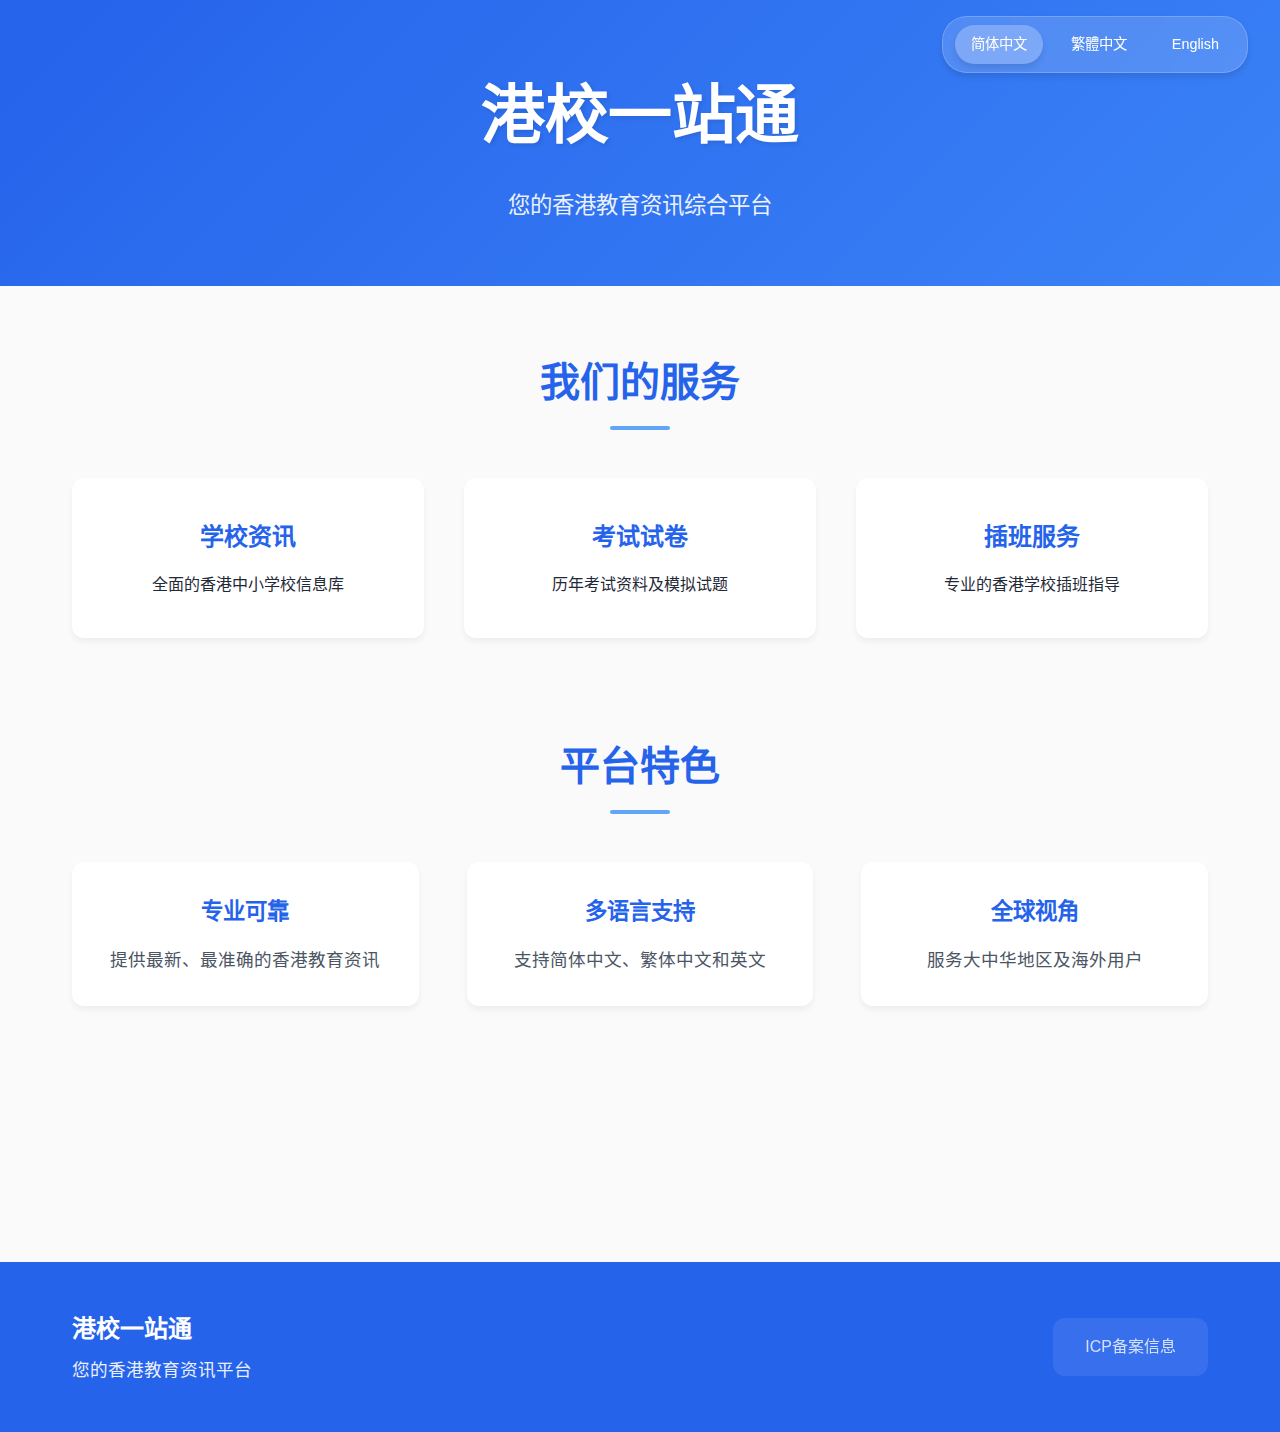
<file: index.html>
<!DOCTYPE html>
<html lang="zh-CN">
<head>
    <meta charset="UTF-8">
    <meta name="viewport" content="width=device-width, initial-scale=1.0">
    <title>港校一站通 - 您的香港教育资讯平台</title>
    <link rel="stylesheet" href="styles.css">
    <meta name="description" content="港校一站通 - 提供香港中小学学校资讯、考试试卷、插班服务的综合教育平台">
</head>
<body>
    <header>
        <nav class="language-switcher">
            <a href="/zh-CN" class="active">简体中文</a>
            <a href="/zh-HK">繁體中文</a>
            <a href="/en">English</a>
        </nav>
        <div class="header-content">
            <h1>港校一站通</h1>
            <p class="subtitle">您的香港教育资讯综合平台</p>
        </div>
    </header>

    <main>
        <section class="services">
            <h2>我们的服务</h2>
            <div class="service-grid">
                <div class="service-item">
                    <h3>学校资讯</h3>
                    <p>全面的香港中小学校信息库</p>
                </div>
                <div class="service-item">
                    <h3>考试试卷</h3>
                    <p>历年考试资料及模拟试题</p>
                </div>
                <div class="service-item">
                    <h3>插班服务</h3>
                    <p>专业的香港学校插班指导</p>
                </div>
            </div>
        </section>

        <section class="features">
            <h2>平台特色</h2>
            <div class="feature-list">
                <div class="feature">
                    <h3>专业可靠</h3>
                    <p>提供最新、最准确的香港教育资讯</p>
                </div>
                <div class="feature">
                    <h3>多语言支持</h3>
                    <p>支持简体中文、繁体中文和英文</p>
                </div>
                <div class="feature">
                    <h3>全球视角</h3>
                    <p>服务大中华地区及海外用户</p>
                </div>
            </div>
        </section>
    </main>

    <footer>
        <div class="footer-content">
            <div class="company-info">
                <p>港校一站通</p>
                <p>您的香港教育资讯平台</p>
            </div>
            <div class="icp-info">
                <p>ICP备案信息</p>
            </div>
        </div>
    </footer>
</body>
</html>
</file>
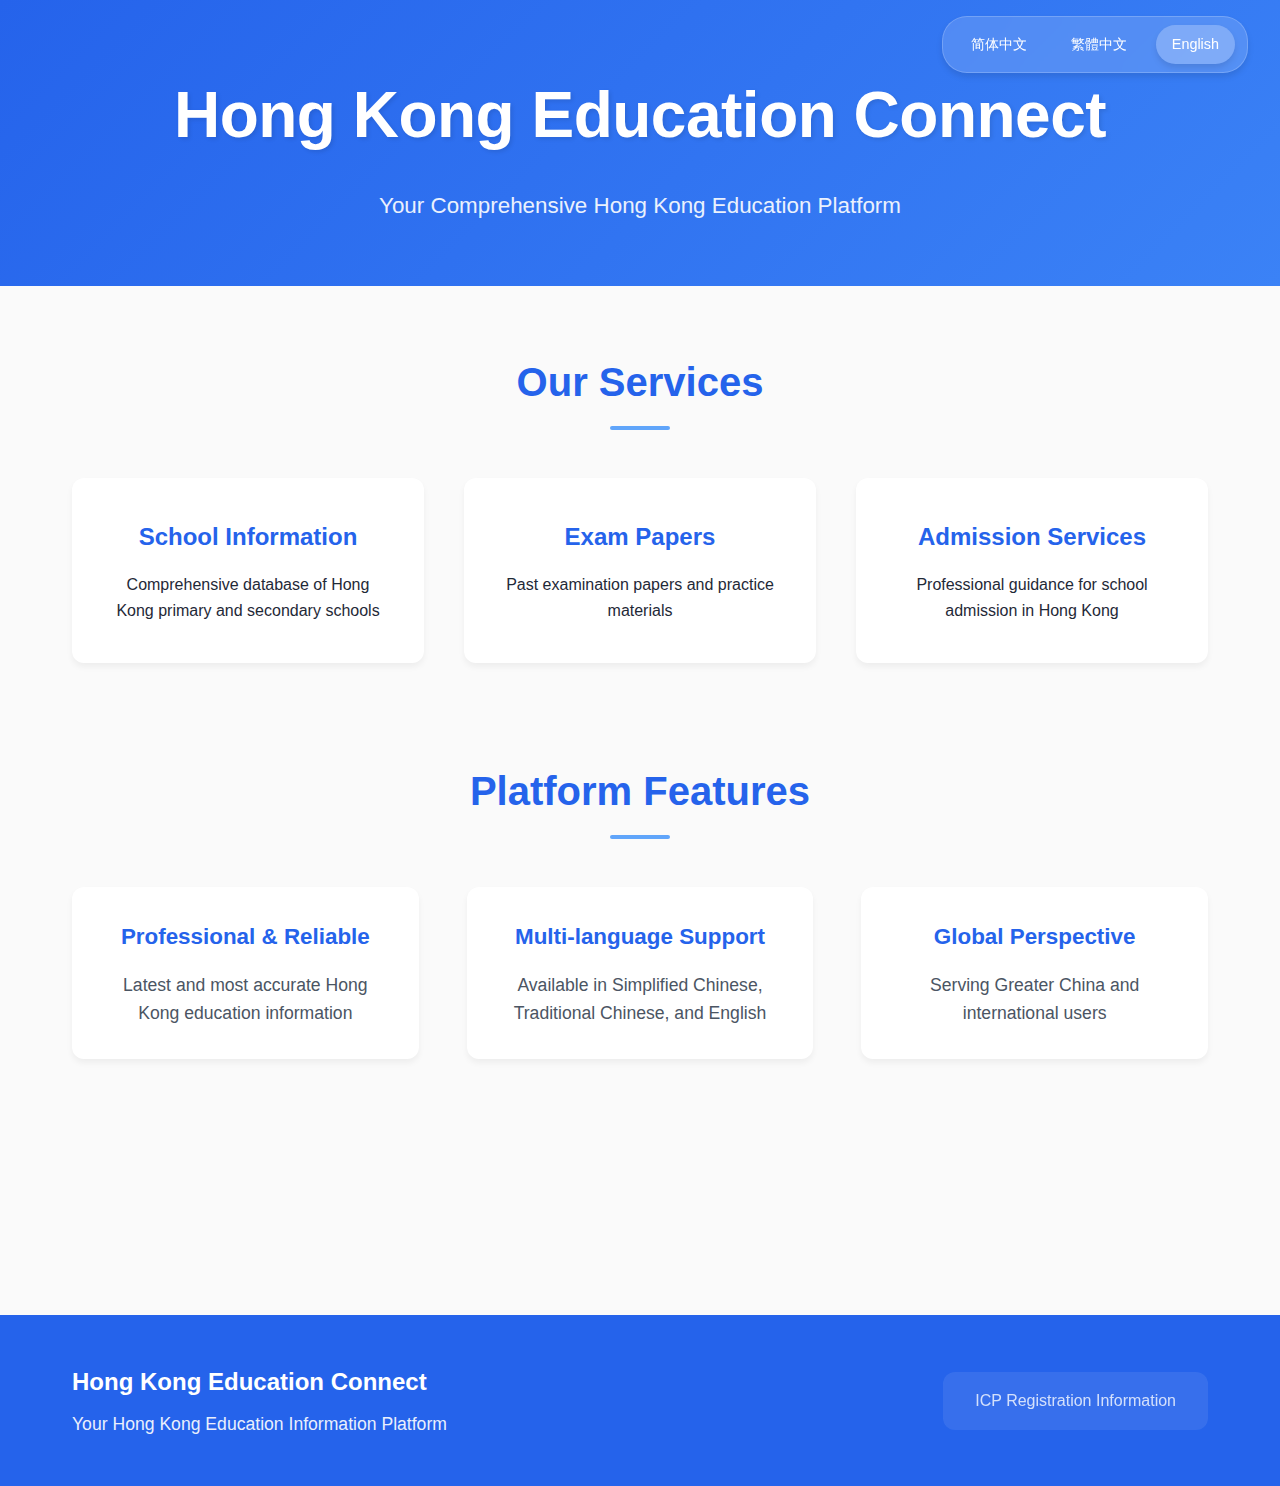
<file: en/index.html>
<!DOCTYPE html>
<html lang="en">
<head>
    <meta charset="UTF-8">
    <meta name="viewport" content="width=device-width, initial-scale=1.0">
    <title>Hong Kong Education Connect - Your Hong Kong Education Information Platform</title>
    <link rel="stylesheet" href="../styles.css">
    <meta name="description" content="Hong Kong Education Connect - Comprehensive platform for Hong Kong school information, exam papers, and admission services">
</head>
<body>
    <header>
        <nav class="language-switcher">
            <a href="../zh-CN">简体中文</a>
            <a href="../zh-HK">繁體中文</a>
            <a href="../en" class="active">English</a>
        </nav>
        <div class="header-content">
            <h1>Hong Kong Education Connect</h1>
            <p class="subtitle">Your Comprehensive Hong Kong Education Platform</p>
        </div>
    </header>

    <main>
        <section class="services">
            <h2>Our Services</h2>
            <div class="service-grid">
                <div class="service-item">
                    <h3>School Information</h3>
                    <p>Comprehensive database of Hong Kong primary and secondary schools</p>
                </div>
                <div class="service-item">
                    <h3>Exam Papers</h3>
                    <p>Past examination papers and practice materials</p>
                </div>
                <div class="service-item">
                    <h3>Admission Services</h3>
                    <p>Professional guidance for school admission in Hong Kong</p>
                </div>
            </div>
        </section>

        <section class="features">
            <h2>Platform Features</h2>
            <div class="feature-list">
                <div class="feature">
                    <h3>Professional & Reliable</h3>
                    <p>Latest and most accurate Hong Kong education information</p>
                </div>
                <div class="feature">
                    <h3>Multi-language Support</h3>
                    <p>Available in Simplified Chinese, Traditional Chinese, and English</p>
                </div>
                <div class="feature">
                    <h3>Global Perspective</h3>
                    <p>Serving Greater China and international users</p>
                </div>
            </div>
        </section>
    </main>

    <footer>
        <div class="footer-content">
            <div class="company-info">
                <p>Hong Kong Education Connect</p>
                <p>Your Hong Kong Education Information Platform</p>
            </div>
            <div class="icp-info">
                <p>ICP Registration Information</p>
            </div>
        </div>
    </footer>
</body>
</html>
</file>
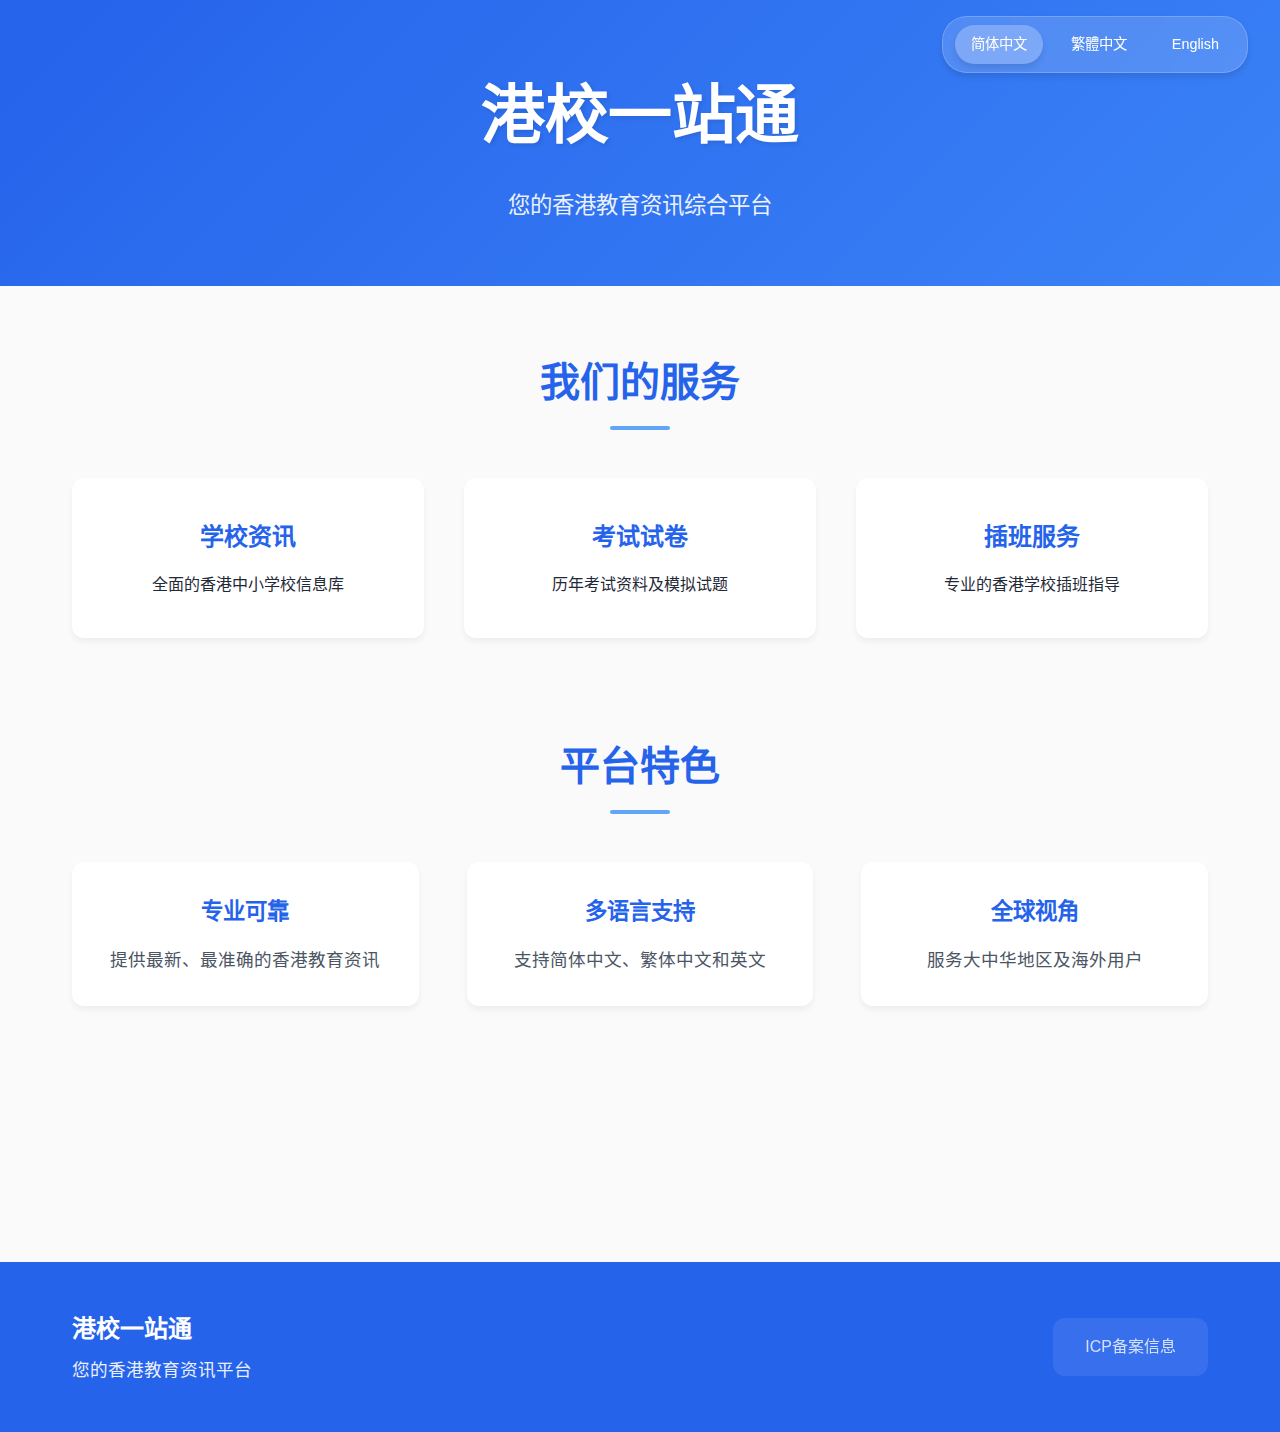
<file: zh-CN/index.html>
<!DOCTYPE html>
<html lang="zh-CN">
<head>
    <meta charset="UTF-8">
    <meta name="viewport" content="width=device-width, initial-scale=1.0">
    <title>港校一站通 - 您的香港教育资讯平台</title>
    <link rel="stylesheet" href="../styles.css">
    <meta name="description" content="港校一站通 - 提供香港中小学学校资讯、考试试卷、插班服务的综合教育平台">
</head>
<body>
    <header>
        <nav class="language-switcher">
            <a href="../zh-CN" class="active">简体中文</a>
            <a href="../zh-HK">繁體中文</a>
            <a href="../en">English</a>
        </nav>
        <div class="header-content">
            <h1>港校一站通</h1>
            <p class="subtitle">您的香港教育资讯综合平台</p>
        </div>
    </header>

    <main>
        <section class="services">
            <h2>我们的服务</h2>
            <div class="service-grid">
                <div class="service-item">
                    <h3>学校资讯</h3>
                    <p>全面的香港中小学校信息库</p>
                </div>
                <div class="service-item">
                    <h3>考试试卷</h3>
                    <p>历年考试资料及模拟试题</p>
                </div>
                <div class="service-item">
                    <h3>插班服务</h3>
                    <p>专业的香港学校插班指导</p>
                </div>
            </div>
        </section>

        <section class="features">
            <h2>平台特色</h2>
            <div class="feature-list">
                <div class="feature">
                    <h3>专业可靠</h3>
                    <p>提供最新、最准确的香港教育资讯</p>
                </div>
                <div class="feature">
                    <h3>多语言支持</h3>
                    <p>支持简体中文、繁体中文和英文</p>
                </div>
                <div class="feature">
                    <h3>全球视角</h3>
                    <p>服务大中华地区及海外用户</p>
                </div>
            </div>
        </section>
    </main>

    <footer>
        <div class="footer-content">
            <div class="company-info">
                <p>港校一站通</p>
                <p>您的香港教育资讯平台</p>
            </div>
            <div class="icp-info">
                <p>ICP备案信息</p>
            </div>
        </div>
    </footer>
</body>
</html>
</file>
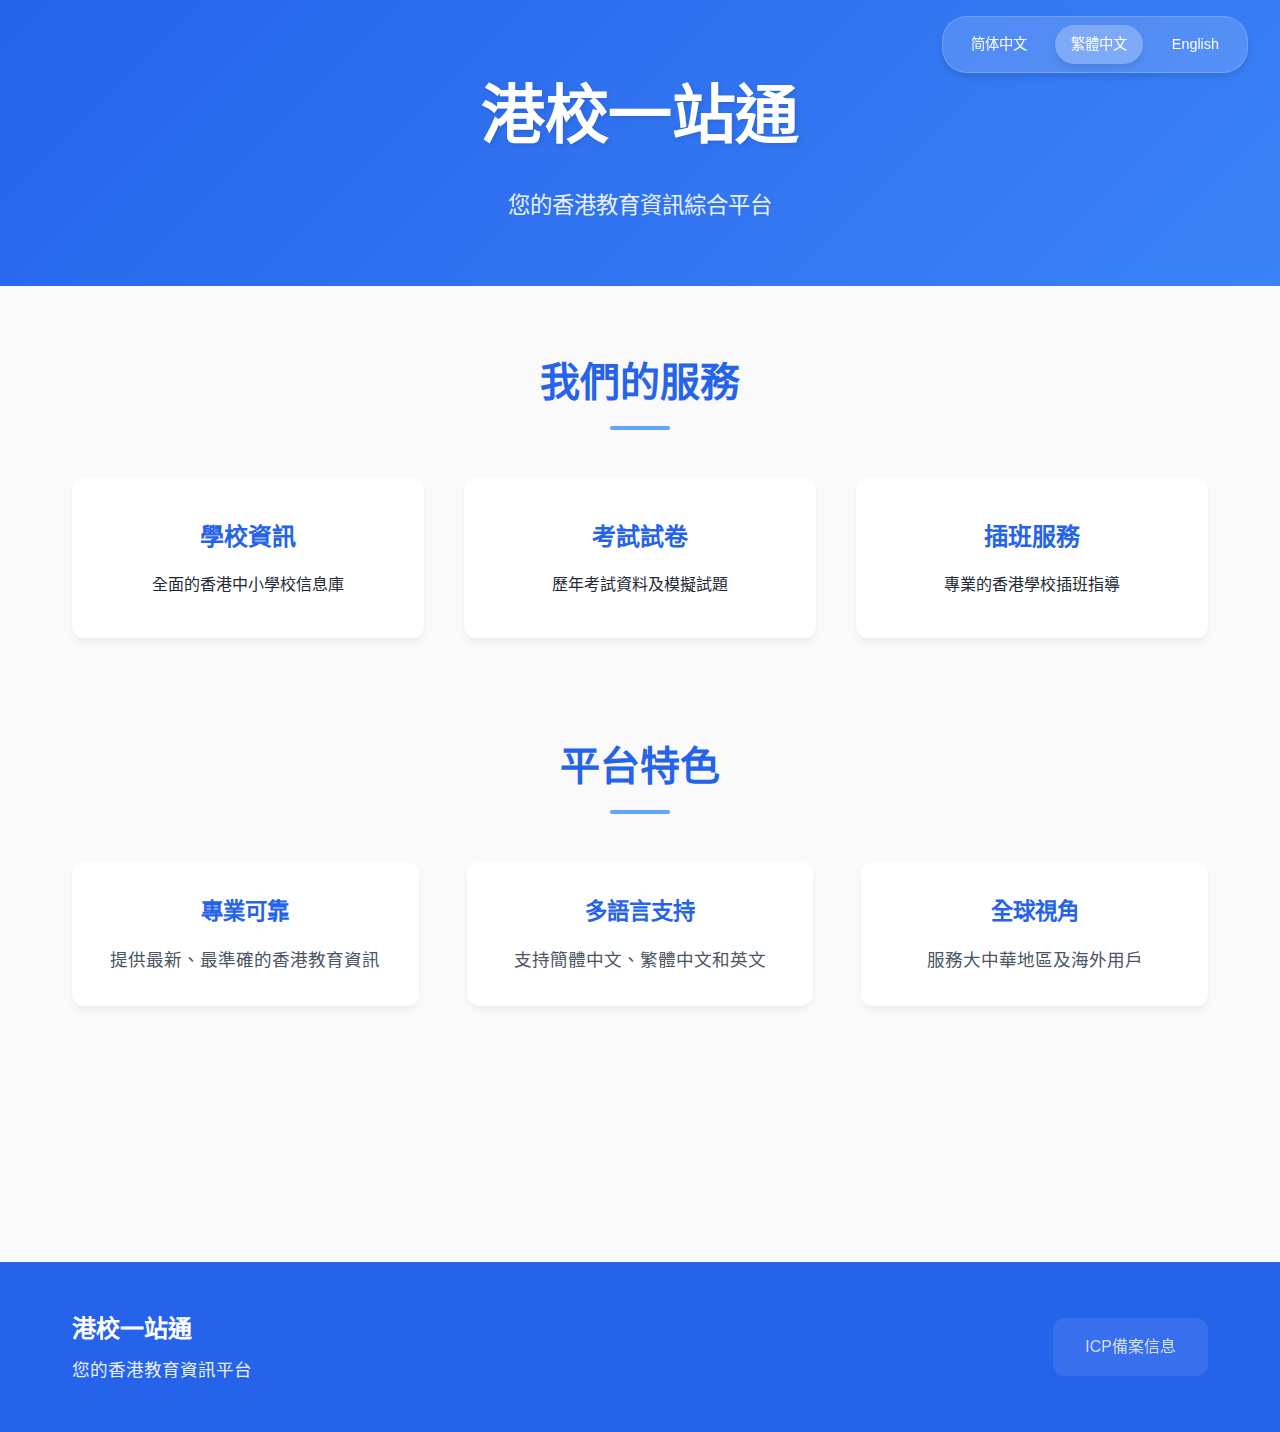
<file: zh-HK/index.html>
<!DOCTYPE html>
<html lang="zh-HK">
<head>
    <meta charset="UTF-8">
    <meta name="viewport" content="width=device-width, initial-scale=1.0">
    <title>港校一站通 - 您的香港教育資訊平台</title>
    <link rel="stylesheet" href="../styles.css">
    <meta name="description" content="港校一站通 - 提供香港中小學學校資訊、考試試卷、插班服務的綜合教育平台">
</head>
<body>
    <header>
        <div class="header-content">
            <h1>港校一站通</h1>
            <p class="subtitle">您的香港教育資訊綜合平台</p>
        </div>
        <nav class="language-switcher">
            <a href="../zh-CN">简体中文</a>
            <a href="../zh-HK" class="active">繁體中文</a>
            <a href="../en">English</a>
        </nav>
    </header>

    <main>
        <section class="services">
            <h2>我們的服務</h2>
            <div class="service-grid">
                <div class="service-item">
                    <h3>學校資訊</h3>
                    <p>全面的香港中小學校信息庫</p>
                </div>
                <div class="service-item">
                    <h3>考試試卷</h3>
                    <p>歷年考試資料及模擬試題</p>
                </div>
                <div class="service-item">
                    <h3>插班服務</h3>
                    <p>專業的香港學校插班指導</p>
                </div>
            </div>
        </section>

        <section class="features">
            <h2>平台特色</h2>
            <div class="feature-list">
                <div class="feature">
                    <h3>專業可靠</h3>
                    <p>提供最新、最準確的香港教育資訊</p>
                </div>
                <div class="feature">
                    <h3>多語言支持</h3>
                    <p>支持簡體中文、繁體中文和英文</p>
                </div>
                <div class="feature">
                    <h3>全球視角</h3>
                    <p>服務大中華地區及海外用戶</p>
                </div>
            </div>
        </section>
    </main>

    <footer>
        <div class="footer-content">
            <div class="company-info">
                <p>港校一站通</p>
                <p>您的香港教育資訊平台</p>
            </div>
            <div class="icp-info">
                <p>ICP備案信息</p>
            </div>
        </div>
    </footer>
</body>
</html>
</file>
<file: styles.css>
:root {
    --primary-color: #2563eb;
    --secondary-color: #3b82f6;
    --accent-color: #60a5fa;
    --text-color: #1f2937;
    --light-bg: #f3f4f6;
    --border-radius: 12px;
    --transition: all 0.3s ease;
}

* {
    margin: 0;
    padding: 0;
    box-sizing: border-box;
}

body {
    font-family: -apple-system, BlinkMacSystemFont, "Segoe UI", Roboto, "Helvetica Neue", Arial, sans-serif;
    line-height: 1.6;
    color: var(--text-color);
    background-color: #fafafa;
}

header {
    background: linear-gradient(135deg, var(--primary-color), var(--secondary-color));
    color: white;
    padding: 1rem 0 4rem 0;
    text-align: center;
    position: relative;
    overflow: hidden;
}

.language-switcher {
    position: absolute;
    top: 1rem;
    right: 2rem;
    z-index: 10;
    background: rgba(255, 255, 255, 0.15);
    padding: 0.5rem;
    border-radius: 25px;
    backdrop-filter: blur(10px);
    border: 1px solid rgba(255, 255, 255, 0.2);
    box-shadow: 0 4px 6px rgba(0, 0, 0, 0.1);
}

.language-switcher a {
    color: white;
    text-decoration: none;
    padding: 0.5rem 1rem;
    margin: 0 0.25rem;
    border-radius: 20px;
    transition: var(--transition);
    font-weight: 500;
    display: inline-block;
    font-size: 0.9rem;
}

.language-switcher a:hover {
    background: rgba(255, 255, 255, 0.2);
    transform: translateY(-1px);
}

.language-switcher a.active {
    background: rgba(255, 255, 255, 0.25);
    box-shadow: 0 4px 6px rgba(0, 0, 0, 0.1);
}

.header-content {
    max-width: 1200px;
    margin: 0 auto;
    padding: 3rem 2rem 0 2rem;
}

h1 {
    font-size: 4.5rem;
    margin-bottom: 1.5rem;
    font-weight: 700;
    letter-spacing: -0.5px;
    text-shadow: 2px 2px 4px rgba(0, 0, 0, 0.1);
    white-space: nowrap;
}

.subtitle {
    font-size: 1.4rem;
    opacity: 0.9;
    max-width: 600px;
    margin: 0 auto;
    line-height: 1.4;
}

main {
    max-width: 1200px;
    margin: 0 auto;
    padding: 4rem 2rem;
}

section {
    margin-bottom: 6rem;
}

h2 {
    text-align: center;
    margin-bottom: 3rem;
    color: var(--primary-color);
    font-size: 2.5rem;
    font-weight: 700;
    position: relative;
    padding-bottom: 1rem;
}

h2::after {
    content: '';
    position: absolute;
    bottom: 0;
    left: 50%;
    transform: translateX(-50%);
    width: 60px;
    height: 4px;
    background: var(--accent-color);
    border-radius: 2px;
}

.service-grid {
    display: grid;
    grid-template-columns: repeat(auto-fit, minmax(300px, 1fr));
    gap: 2.5rem;
    margin-top: 2rem;
}

.service-item {
    background: white;
    padding: 2.5rem;
    border-radius: var(--border-radius);
    text-align: center;
    transition: var(--transition);
    box-shadow: 0 4px 6px rgba(0, 0, 0, 0.05);
    position: relative;
    overflow: hidden;
}

.service-item::before {
    content: '';
    position: absolute;
    top: 0;
    left: 0;
    right: 0;
    height: 4px;
    background: linear-gradient(90deg, var(--primary-color), var(--accent-color));
    opacity: 0;
    transition: var(--transition);
}

.service-item:hover {
    transform: translateY(-8px);
    box-shadow: 0 12px 24px rgba(0, 0, 0, 0.1);
}

.service-item:hover::before {
    opacity: 1;
}

.service-item h3 {
    color: var(--primary-color);
    font-size: 1.5rem;
    margin-bottom: 1rem;
    font-weight: 600;
}

.feature-list {
    display: grid;
    grid-template-columns: repeat(auto-fit, minmax(300px, 1fr));
    gap: 3rem;
    margin-top: 2rem;
}

.feature {
    text-align: center;
    padding: 2rem;
    background: white;
    border-radius: var(--border-radius);
    box-shadow: 0 4px 6px rgba(0, 0, 0, 0.05);
    transition: var(--transition);
}

.feature:hover {
    transform: translateY(-5px);
    box-shadow: 0 8px 16px rgba(0, 0, 0, 0.1);
}

.feature h3 {
    color: var(--primary-color);
    font-size: 1.4rem;
    margin-bottom: 1rem;
    font-weight: 600;
}

.feature p {
    color: #4b5563;
    font-size: 1.1rem;
}

footer {
    background: var(--primary-color);
    color: white;
    padding: 3rem 0;
    margin-top: 6rem;
}

.footer-content {
    max-width: 1200px;
    margin: 0 auto;
    padding: 0 2rem;
    display: flex;
    justify-content: space-between;
    align-items: center;
}

.company-info {
    flex: 1;
}

.company-info p:first-child {
    font-size: 1.5rem;
    font-weight: 600;
    margin-bottom: 0.5rem;
}

.company-info p:last-child {
    opacity: 0.9;
    font-size: 1.1rem;
}

.icp-info {
    font-size: 1rem;
    opacity: 0.8;
    padding: 1rem 2rem;
    background: rgba(255, 255, 255, 0.1);
    border-radius: var(--border-radius);
    backdrop-filter: blur(5px);
}

@media (max-width: 1400px) {
    h1 {
        font-size: 4rem;
    }
}

@media (max-width: 1200px) {
    h1 {
        font-size: 3.5rem;
    }
}

@media (max-width: 768px) {
    .language-switcher {
        position: relative;
        top: 0;
        right: 0;
        margin: 1rem auto;
        display: inline-block;
    }

    h1 {
        font-size: 2rem;
        white-space: normal;
        padding: 0 1rem;
    }

    .service-grid,
    .feature-list {
        grid-template-columns: 1fr;
        gap: 2rem;
    }

    .footer-content {
        flex-direction: column;
        text-align: center;
        gap: 2rem;
    }

    .service-item,
    .feature {
        padding: 2rem;
    }
}
</file>
